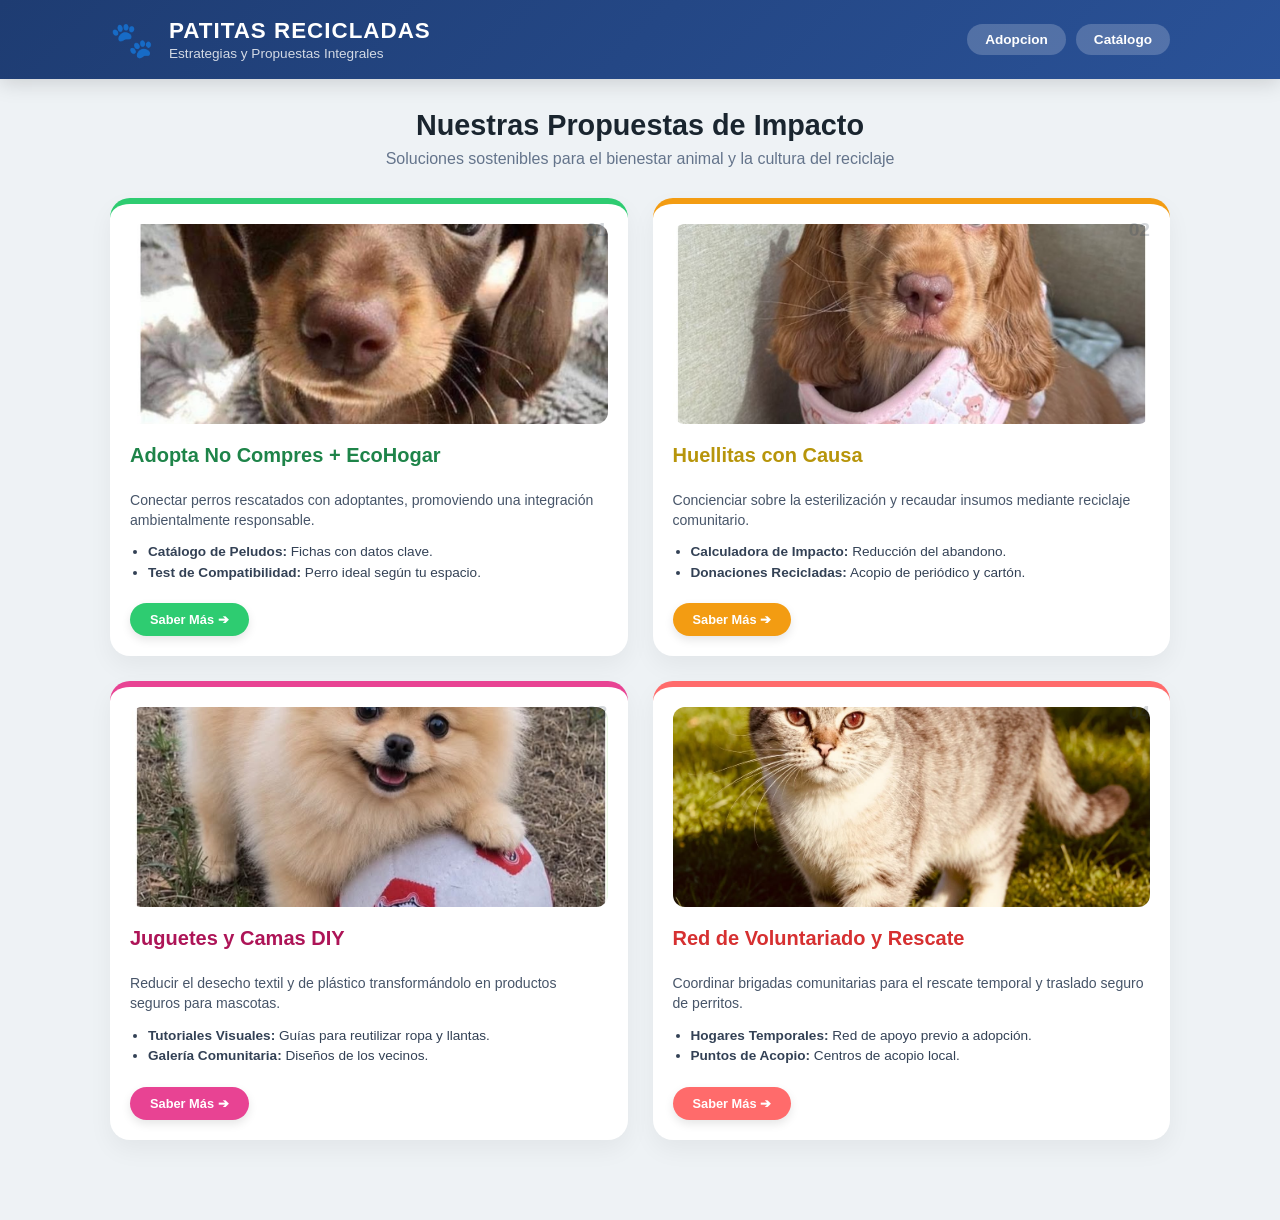
<file: Proyecto1P/paginas/index.html>
<!DOCTYPE html>
<html lang="es">
<head>
  <meta charset="UTF-8">
  <meta name="viewport" content="width=device-width, initial-scale=1.0">
  <title>menu principal PR</title>
  <link rel="stylesheet" href="../estilos/index.css">
</head>
<body>

  <header class="top-header">
    <div class="header-content">
      <div class="brand">
        <span class="paw-icon">🐾</span>
        <div>
          <h1>PATITAS RECICLADAS</h1>
          <p>Estrategias y Propuestas Integrales</p>
        </div>
      </div>
      <nav class="nav-links">
        <a href="proyecto.html" class="nav-btn">Adopcion</a>
        <a href="catalogo.html" class="nav-btn">Catálogo</a>
      </nav>
    </div>
  </header>

  <main class="main-container">
    <div class="hero-text">
      <h2>Nuestras Propuestas de Impacto</h2>
      <p>Soluciones sostenibles para el bienestar animal y la cultura del reciclaje</p>
    </div>

    <div class="proposals-grid">
      
      <article class="proposal-card card-green">
        <div class="card-badge">01</div>
        <div class="card-image">
          <img src="../fotos/p5.png" alt="Adopción de Mascotas">
        </div>
        <h3>Adopta No Compres + EcoHogar</h3>
        <p class="focus">Conectar perros rescatados con adoptantes, promoviendo una integración ambientalmente responsable.</p>
        <ul class="features">
          <li><strong>Catálogo de Peludos:</strong> Fichas con datos clave.</li>
          <li><strong>Test de Compatibilidad:</strong> Perro ideal según tu espacio.</li>
        </ul>
        <a href="#" class="action-btn">Saber Más ➔</a>
      </article>

      <article class="proposal-card card-yellow">
        <div class="card-badge">02</div>
        <div class="card-image">
          <img src="../fotos/p6.png" alt="Huellitas con Causa">
        </div>
        <h3>Huellitas con Causa</h3>
        <p class="focus">Concienciar sobre la esterilización y recaudar insumos mediante reciclaje comunitario.</p>
        <ul class="features">
          <li><strong>Calculadora de Impacto:</strong> Reducción del abandono.</li>
          <li><strong>Donaciones Recicladas:</strong> Acopio de periódico y cartón.</li>
        </ul>
        <a href="#" class="action-btn">Saber Más ➔</a>
      </article>

      <article class="proposal-card card-pink">
        <div class="card-badge">03</div>
        <div class="card-image">
          <img src="../fotos/p7.png" alt="Juguetes y Camas Recicladas">
        </div>
        <h3>Juguetes y Camas DIY</h3>
        <p class="focus">Reducir el desecho textil y de plástico transformándolo en productos seguros para mascotas.</p>
        <ul class="features">
          <li><strong>Tutoriales Visuales:</strong> Guías para reutilizar ropa y llantas.</li>
          <li><strong>Galería Comunitaria:</strong> Diseños de los vecinos.</li>
        </ul>
        <a href="#" class="action-btn">Saber Más ➔</a>
      </article>

      <article class="proposal-card card-red">
        <div class="card-badge">04</div>
        <div class="card-image">
          <img src="../fotos/p8.png" alt="Voluntariado y Rescate">
        </div>
        <h3>Red de Voluntariado y Rescate</h3>
        <p class="focus">Coordinar brigadas comunitarias para el rescate temporal y traslado seguro de perritos.</p>
        <ul class="features">
          <li><strong>Hogares Temporales:</strong> Red de apoyo previo a adopción.</li>
          <li><strong>Puntos de Acopio:</strong> Centros de acopio local.</li>
        </ul>
        <a href="#" class="action-btn">Saber Más ➔</a>
      </article>

    </div>
  </main>

</body>
</html>
</file>
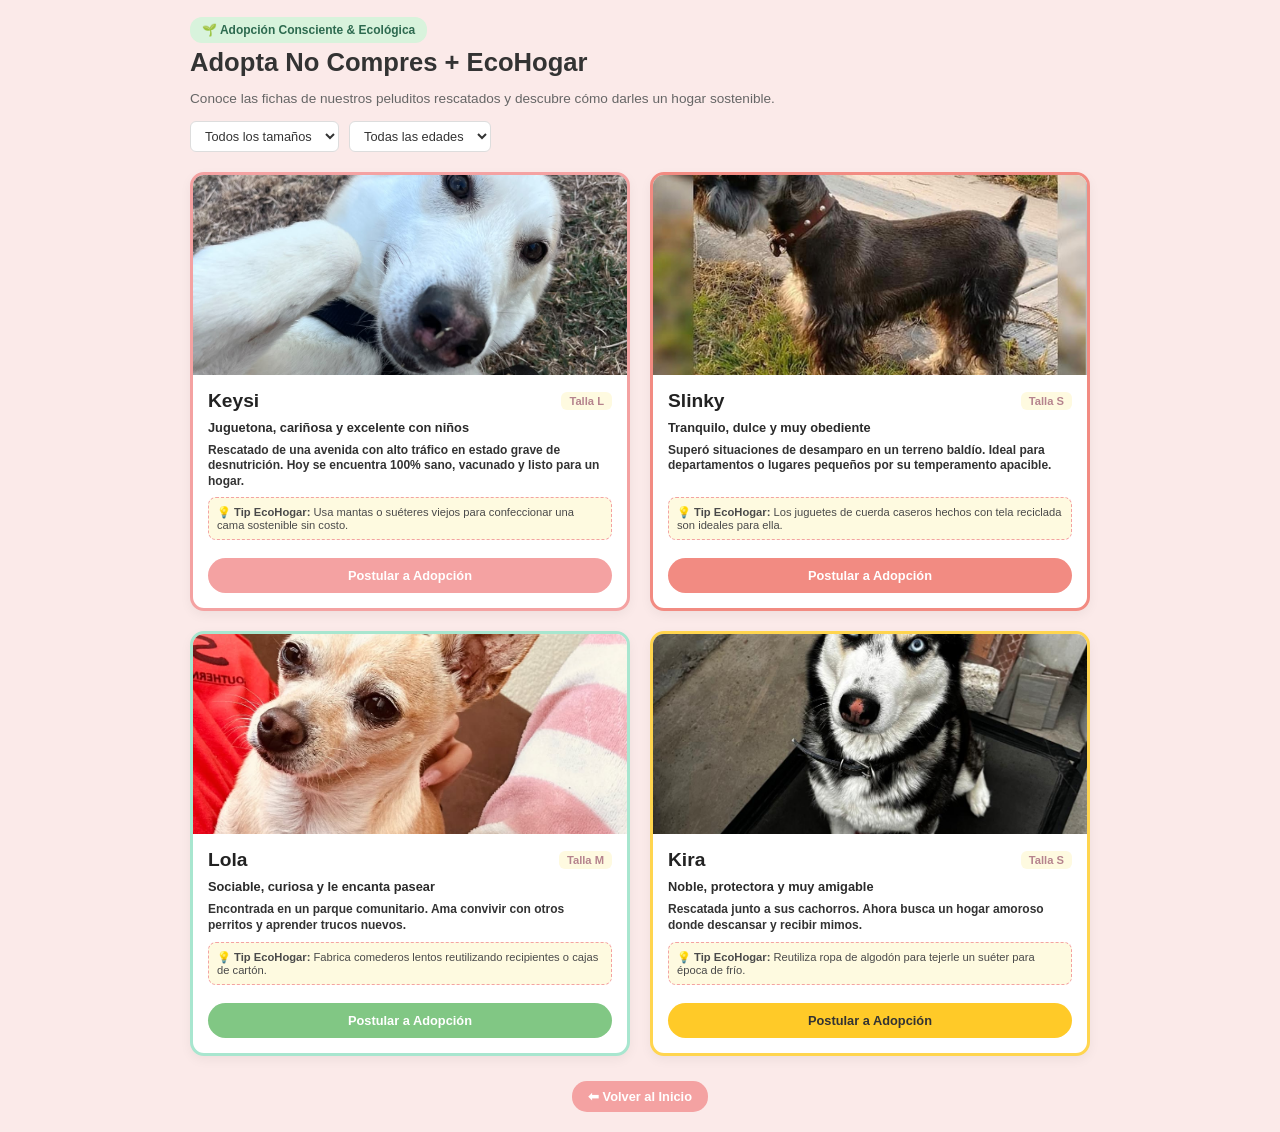
<file: Proyecto1P/paginas/catalogo.html>
<!DOCTYPE html>
<html lang="es">
<head>
  <meta charset="UTF-8">
  <meta name="viewport" content="width=device-width, initial-scale=1.0">
  <title>Catálogo - Patitas Recicladas</title>
  <link rel="stylesheet" href="../estilos/catalogo.css">
</head>
<body class="bg-catalogo">

  <div class="main-wrapper">
    
    <div class="top-tag">
      <span>🌱 Adopción Consciente & Ecológica</span>
    </div>

  
    <header class="catalogo-header">
      <h2>Adopta No Compres + EcoHogar</h2>
      <p>Conoce las fichas de nuestros peluditos rescatados y descubre cómo darles un hogar sostenible.</p>
    </header>


    <div class="filter-bar">
      <select class="select-box">
        <option>Todos los tamaños</option>
        <option>Pequeño</option>
        <option>Mediano</option>
        <option>Grande</option>
      </select>
      <select class="select-box">
        <option>Todas las edades</option>
        <option>Cachorro</option>
        <option>Joven</option>
        <option>Adulto</option>
      </select>
    </div>

  
    <div class="pets-grid">
      
      
      <div class="pet-card card-rosa">
        <div class="card-img-container">
          <img src="../fotos/p1.png" alt="Slinky">
        </div>
        <div class="card-content">
          <div class="title-row">
            <h3>Keysi</h3>
            <span class="badge-size">Talla L</span>
          </div>
          <p class="subtitle-green">Juguetona, cariñosa y excelente con niños</p>
          <p class="description">Rescatado de una avenida con alto tráfico en estado grave de desnutrición. Hoy se encuentra 100% sano, vacunado y listo para un hogar.</p>
          <div class="eco-box">
            <span>💡 <strong>Tip EcoHogar:</strong> Usa mantas o suéteres viejos para confeccionar una cama sostenible sin costo.</span>
          </div>
          <button class="btn-green-adopt">Postular a Adopción</button>
        </div>
      </div>

      <div class="pet-card card-rojo">
        <div class="card-img-container">
          <img src="../fotos/p2.png" alt="Keysi">
        </div>
        <div class="card-content">
          <div class="title-row">
            <h3>Slinky</h3>
            <span class="badge-size">Talla S</span>
          </div>
          <p class="subtitle-green">Tranquilo, dulce y muy obediente</p>
          <p class="description">Superó situaciones de desamparo en un terreno baldío. Ideal para departamentos o lugares pequeños por su temperamento apacible.</p>
          <div class="eco-box">
            <span>💡 <strong>Tip EcoHogar:</strong> Los juguetes de cuerda caseros hechos con tela reciclada son ideales para ella.</span>
          </div>
          <button class="btn-green-adopt">Postular a Adopción</button>
        </div>
      </div>

      <div class="pet-card card-verde">
        <div class="card-img-container">
          <img src="../fotos/p3.png" alt="Lola">
        </div>
        <div class="card-content">
          <div class="title-row">
            <h3>Lola</h3>
            <span class="badge-size">Talla M</span>
          </div>
          <p class="subtitle-green">Sociable, curiosa y le encanta pasear</p>
          <p class="description">Encontrada en un parque comunitario. Ama convivir con otros perritos y aprender trucos nuevos.</p>
          <div class="eco-box">
            <span>💡 <strong>Tip EcoHogar:</strong> Fabrica comederos lentos reutilizando recipientes o cajas de cartón.</span>
          </div>
          <button class="btn-green-adopt">Postular a Adopción</button>
        </div>
      </div>

      <div class="pet-card card-amarillo">
        <div class="card-img-container">
          <img src="../fotos/p4.png" alt="Kira">
        </div>
        <div class="card-content">
          <div class="title-row">
            <h3>Kira</h3>
            <span class="badge-size">Talla S</span>
          </div>
          <p class="subtitle-green">Noble, protectora y muy amigable</p>
          <p class="description">Rescatada junto a sus cachorros. Ahora busca un hogar amoroso donde descansar y recibir mimos.</p>
          <div class="eco-box">
            <span>💡 <strong>Tip EcoHogar:</strong> Reutiliza ropa de algodón para tejerle un suéter para época de frío.</span>
          </div>
          <button class="btn-green-adopt">Postular a Adopción</button>
        </div>
      </div>

    </div>

    <div class="back-link-container">
      <a href="index.html" class="btn-back">⬅ Volver al Inicio</a>
    </div>
  </div>

</body>
</html>
</file>
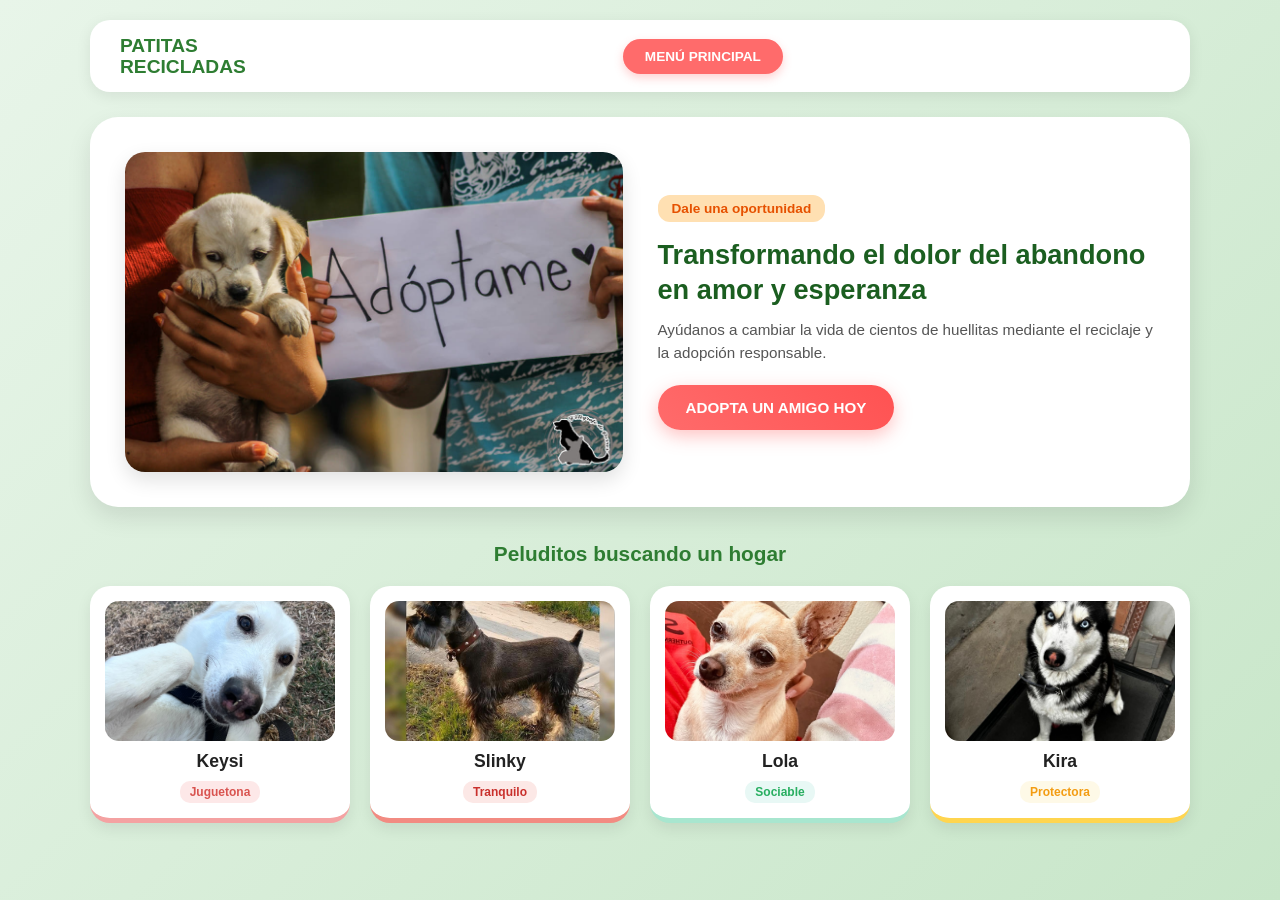
<file: Proyecto1P/paginas/proyecto.html>
<!DOCTYPE html>
<html lang="es">
<head>
  <meta charset="UTF-8">
  <meta name="viewport" content="width=device-width, initial-scale=1.0">
  <title>ADOPCION</title>
  <link rel="stylesheet" href="../estilos/proyecto.css">
</head>
<body>

  <header class="navbar">
    <div class="logo">
      <h1>PATITAS<br>RECICLADAS</h1>
    </div>
    <nav class="nav-group">
      <a href="index.html" class="btn-nav">MENÚ PRINCIPAL</a>
    </nav>
    <div class="paw-icon"></div>
  </header>

  <main class="hero-container">
    <div class="hero-card">
      
      
      <div class="image-box">
        <img src="../fotos/imagen.png.jpg" alt="Adóptame">
      </div>

      
      <div class="hero-content">
        <span class="badge"> Dale una oportunidad</span>
        <h2>Transformando el dolor del abandono en amor y esperanza</h2>
        <p class="description">Ayúdanos a cambiar la vida de cientos de huellitas mediante el reciclaje y la adopción responsable.</p>
        <a href="#" class="btn-action">ADOPTA UN AMIGO HOY </a>
      </div>

    </div>
  </main>

  <section class="featured-section">
    <h3 class="section-title"> Peluditos buscando un hogar</h3>
    
    <div class="dogs-grid">
      
      <div class="mini-dog-card card-rosa">
        <div class="img-wrapper">
          <img src="../fotos/p1.png" alt="Slinky">
        </div>
        <h4>Keysi</h4>
        <span class="dog-tag">Juguetona</span>
      </div>

      <div class="mini-dog-card card-rojo">
        <div class="img-wrapper">
          <img src="../fotos/p2.png" alt="Keysi">
        </div>
        <h4>Slinky</h4>
        <span class="dog-tag">Tranquilo</span>
      </div>

      <div class="mini-dog-card card-verde">
        <div class="img-wrapper">
          <img src="../fotos/p3.png" alt="Lola">
        </div>
        <h4>Lola</h4>
        <span class="dog-tag">Sociable</span>
      </div>

      <div class="mini-dog-card card-amarillo">
        <div class="img-wrapper">
          <img src="../fotos/p4.png" alt="Kira">
        </div>
        <h4>Kira</h4>
        <span class="dog-tag">Protectora</span>
      </div>

    </div>
  </section>

</body>
</html>
</file>
<file: Proyecto1P/estilos/index.css>
* {
  box-sizing: border-box;
}

body {
  margin: 0;
  padding: 0;
  background-color: #eef2f5;
  font-family: 'Segoe UI', Tahoma, Geneva, Verdana, sans-serif;
  color: #2c3e50;
  padding-bottom: 50px;
}

.top-header {
  background: linear-gradient(135deg, #1e3c72, #2a5298);
  color: white;
  padding: 18px 0;
  box-shadow: 0 4px 20px rgba(0,0,0,0.15);
}

.header-content {
  max-width: 1100px;
  margin: 0 auto;
  padding: 0 20px;
  display: flex;
  justify-content: space-between;
  align-items: center;
}

.brand {
  display: flex;
  align-items: center;
  gap: 15px;
}

.paw-icon { font-size: 2.2rem; }

.brand h1 {
  margin: 0;
  font-size: 1.4rem;
  letter-spacing: 1px;
}

.brand p {
  margin: 2px 0 0 0;
  font-size: 0.85rem;
  opacity: 0.8;
}

.nav-links {
  display: flex;
  gap: 10px;
}

.nav-btn {
  color: white;
  text-decoration: none;
  background: rgba(255, 255, 255, 0.2);
  padding: 8px 18px;
  border-radius: 20px;
  font-size: 0.85rem;
  font-weight: 700;
  transition: background 0.2s;
}

.nav-btn:hover {
  background: rgba(255, 255, 255, 0.35);
}

/* Contenedor Principal */
.main-container {
  max-width: 1100px;
  margin: 30px auto;
  padding: 0 20px;
}

.hero-text {
  text-align: center;
  margin-bottom: 30px;
}

.hero-text h2 {
  font-size: 1.8rem;
  margin: 0 0 8px 0;
  color: #1a252f;
}

.hero-text p {
  margin: 0;
  color: #64748b;
  font-size: 1rem;
}

.proposals-grid {
  display: grid;
  grid-template-columns: repeat(2, 1fr);
  gap: 25px;
}

/* Estilo de Tarjeta */
.proposal-card {
  background: white;
  border-radius: 20px;
  padding: 20px;
  position: relative;
  box-shadow: 0 10px 25px rgba(0,0,0,0.05);
  display: flex;
  flex-direction: column;
  justify-content: space-between;
  transition: transform 0.2s ease, box-shadow 0.2s ease;
}

.proposal-card:hover {
  transform: translateY(-5px);
  box-shadow: 0 15px 30px rgba(0,0,0,0.1);
}

.card-badge {
  position: absolute;
  top: 15px;
  right: 20px;
  font-size: 1.2rem;
  font-weight: 900;
  opacity: 0.2;
}

.card-image {
  width: 100%;             
  height: 200px;           
  border-radius: 12px;
  overflow: hidden;
  margin-bottom: 20px;     
}

.card-image img {
  width: 100%;             
  height: 100%;
  object-fit: cover;       
  transition: transform 0.3s ease;
}

.proposal-card:hover .card-image img {
  transform: scale(1.04);
}

.proposal-card h3 {
  margin: 0 0 10px 0;
  font-size: 1.25rem;
}

.focus {
  font-size: 0.88rem;
  color: #475569;
  line-height: 1.4;
  margin-bottom: 12px;
}

.features {
  margin: 0 0 20px 0;
  padding-left: 18px;
  font-size: 0.85rem;
  color: #334155;
  line-height: 1.5;
}

.action-btn {
  display: inline-block;
  align-self: flex-start;
  padding: 9px 20px;
  border-radius: 20px;
  color: white;
  text-decoration: none;
  font-weight: 800;
  font-size: 0.8rem;
  box-shadow: 0 4px 10px rgba(0,0,0,0.1);
}

.card-green { border-top: 6px solid #2ecc71; }
.card-green h3 { color: #1e8449; }
.card-green .action-btn { background: #2ecc71; }

.card-yellow { border-top: 6px solid #f39c12; }
.card-yellow h3 { color: #b7950b; }
.card-yellow .action-btn { background: #f39c12; }

.card-pink { border-top: 6px solid #e84393; }
.card-pink h3 { color: #ad1457; }
.card-pink .action-btn { background: #e84393; }

.card-red { border-top: 6px solid #ff6b6b; }
.card-red h3 { color: #d63031; }
.card-red .action-btn { background: #ff6b6b; }

@media (max-width: 768px) {
  .proposals-grid {
    grid-template-columns: 1fr;
  }
}
</file>
<file: Proyecto1P/estilos/catalogo.css>
body.bg-catalogo {
  margin: 0;
  padding: 20px;
  background-color: #fbeae9 !important;
  font-family: 'Arial', sans-serif;
}

.main-wrapper {
  max-width: 900px;
  margin: 0 auto;
}

.top-tag span {
  background-color: #d8f3dc;
  color: #2d6a4f;
  font-size: 0.75rem;
  padding: 6px 12px;
  border-radius: 12px;
  font-weight: bold;
}

.catalogo-header h2 {
  color: #333;
  font-size: 1.6rem;
  margin: 10px 0 5px 0;
  font-weight: bold;
}

.catalogo-header p {
  color: #666;
  font-size: 0.85rem;
  margin-bottom: 15px;
}

.filter-bar {
  display: flex;
  gap: 10px;
  margin-bottom: 20px;
}

.select-box {
  background-color: #ffffff;
  border: 1px solid #ddd;
  border-radius: 6px;
  padding: 6px 10px;
  font-size: 0.8rem;
  color: #333;
}


.pets-grid {
  display: flex;
  flex-wrap: wrap;
  gap: 20px;
  justify-content: center;
}

.pet-card {
  background-color: #ffffff;
  border-radius: 14px;
  overflow: hidden;
  width: calc(50% - 10px); 
  box-shadow: 0 4px 12px rgba(0, 0, 0, 0.05);
  display: flex;
  flex-direction: column;
  box-sizing: border-box;
}

.card-img-container {
  height: 200px;
  overflow: hidden;
}

.card-img-container img {
  width: 100%;
  height: 100%;
  object-fit: cover;
}

.card-content {
  padding: 15px;
  display: flex;
  flex-direction: column;
  gap: 8px;
  flex-grow: 1;
}

.title-row {
  display: flex;
  justify-content: space-between;
  align-items: center;
}

.title-row h3 {
  font-size: 1.2rem;
  color: #222;
  margin: 0;
  font-weight: bold;
}

.badge-size {
  background-color: #fefae0;
  color: #b5838d;
  font-size: 0.7rem;
  padding: 3px 8px;
  border-radius: 6px;
  font-weight: bold;
}

.subtitle-green {
  font-weight: bold !important;
  color: #2b2b2b !important;
  font-size: 0.8rem;
  margin: 0;
}

.description {
  font-weight: 600 !important;
  color: #333333 !important;
  font-size: 0.75rem;
  line-height: 1.3;
  margin: 0;
}

.eco-box {
  background-color: #fefae0;
  border: 1px dashed #f4a2a2;
  border-radius: 8px;
  padding: 8px;
  font-size: 0.7rem;
  color: #4a4a4a;
  margin-top: auto;
}

.btn-green-adopt {
  border: none;
  padding: 10px;
  border-radius: 20px;
  font-weight: 800 !important;
  font-size: 0.8rem;
  cursor: pointer;
  margin-top: 10px;
  text-align: center;
  width: 100%;
}

.back-link-container {
  text-align: center;
  margin-top: 25px;
}

.btn-back {
  background-color: #f4a2a2;
  color: white;
  text-decoration: none;
  padding: 8px 16px;
  border-radius: 15px;
  font-size: 0.8rem;
  font-weight: bold;
  display: inline-block;
}


.card-rosa {
  border: 3px solid #f4a2a2 !important;
}
.card-rosa .btn-green-adopt {
  background-color: #f4a2a2 !important;
  color: #ffffff;
}


.card-rojo {
  border: 3px solid #f28b82 !important;
}
.card-rojo .btn-green-adopt {
  background-color: #f28b82 !important;
  color: #ffffff;
}


.card-verde {
  border: 3px solid #a8e6cf !important;
}
.card-verde .btn-green-adopt {
  background-color: #81c784 !important;
  color: #ffffff;
}

.card-amarillo {
  border: 3px solid #ffd54f !important;
}
.card-amarillo .btn-green-adopt {
  background-color: #ffca28 !important;
  color: #333333;
}
</file>
<file: Proyecto1P/estilos/proyecto.css>
/* --- DISEÑO COMPLETO CON BANNER Y GALERÍA DE PERRITOS --- */
* {
  box-sizing: border-box;
}

body {
  margin: 0;
  padding: 20px;
  background: linear-gradient(135deg, #e8f5e9 0%, #c8e6c9 100%);
  font-family: 'Segoe UI', Tahoma, Geneva, Verdana, sans-serif;
  color: #2c3e50;
  min-height: 100vh;
}

/* Navbar Flotante */
.navbar {
  max-width: 1100px;
  margin: 0 auto 25px auto;
  display: flex;
  justify-content: space-between;
  align-items: center;
  padding: 15px 30px;
  background: #ffffff;
  border-radius: 20px;
  box-shadow: 0 4px 15px rgba(0,0,0,0.08);
}

.logo h1 {
  font-size: 1.2rem;
  margin: 0;
  color: #2e7d32;
  font-weight: 900;
  line-height: 1.1;
}

.nav-group {
  display: flex;
  gap: 15px;
}

.btn-nav {
  background-color: #ff6b6b;
  color: #ffffff;
  padding: 10px 22px;
  border-radius: 20px;
  text-decoration: none;
  font-size: 0.85rem;
  font-weight: 800;
  box-shadow: 0 4px 10px rgba(255, 107, 107, 0.3);
  cursor: default;
}

.paw-icon {
  font-size: 1.8rem;
}

/* Contenedor Principal (2 Columnas) */
.hero-container {
  max-width: 1100px;
  margin: 0 auto 35px auto;
}

.hero-card {
  background: #ffffff;
  border-radius: 28px;
  padding: 35px;
  display: flex;
  align-items: center;
  gap: 35px;
  box-shadow: 0 10px 25px rgba(0, 0, 0, 0.1);
}

.image-box {
  flex: 1;
  border-radius: 20px;
  overflow: hidden;
  box-shadow: 0 8px 20px rgba(0,0,0,0.12);
  max-height: 320px;
}

.image-box img {
  width: 100%;
  height: 100%;
  object-fit: cover;
  display: block;
}

.hero-content {
  flex: 1;
  display: flex;
  flex-direction: column;
  align-items: flex-start;
}

.badge {
  background: #ffe0b2;
  color: #e65100;
  padding: 6px 14px;
  border-radius: 12px;
  font-weight: 800;
  font-size: 0.85rem;
  margin-bottom: 15px;
}

.hero-content h2 {
  font-size: 1.7rem;
  color: #1b5e20;
  margin: 0 0 12px 0;
  line-height: 1.3;
}

.description {
  font-size: 0.95rem;
  color: #555;
  margin: 0 0 20px 0;
  line-height: 1.5;
}

.btn-action {
  background: linear-gradient(45deg, #ff6b6b, #ff5252);
  color: #ffffff;
  padding: 14px 28px;
  border-radius: 30px;
  text-decoration: none;
  font-weight: 900;
  font-size: 0.95rem;
  box-shadow: 0 6px 18px rgba(255, 82, 82, 0.35);
  cursor: default;
}

/* --- SECCIÓN DE PERRITOS DESTACADOS --- */
.featured-section {
  max-width: 1100px;
  margin: 0 auto;
}

.section-title {
  text-align: center;
  font-size: 1.3rem;
  color: #2e7d32;
  margin-bottom: 20px;
  font-weight: 800;
}

.dogs-grid {
  display: flex;
  gap: 20px;
  justify-content: space-between;
}

.mini-dog-card {
  background: #ffffff;
  border-radius: 20px;
  padding: 15px;
  flex: 1;
  text-align: center;
  box-shadow: 0 6px 15px rgba(0,0,0,0.08);
  transition: transform 0.2s ease;
}

.mini-dog-card:hover {
  transform: translateY(-5px);
}

.img-wrapper {
  width: 100%;
  height: 140px;
  border-radius: 14px;
  overflow: hidden;
  margin-bottom: 10px;
}

.img-wrapper img {
  width: 100%;
  height: 100%;
  object-fit: cover;
}

.mini-dog-card h4 {
  margin: 5px 0;
  font-size: 1.1rem;
  color: #222;
}

.dog-tag {
  display: inline-block;
  font-size: 0.75rem;
  font-weight: bold;
  padding: 4px 10px;
  border-radius: 10px;
  margin-top: 4px;
}

/* Bordes y detalles de color pastel para cada perrito */
.card-rosa { border-bottom: 5px solid #f4a2a2; }
.card-rosa .dog-tag { background: #fde8e8; color: #d9534f; }

.card-rojo { border-bottom: 5px solid #f28b82; }
.card-rojo .dog-tag { background: #fce8e6; color: #c9302c; }

.card-verde { border-bottom: 5px solid #a8e6cf; }
.card-verde .dog-tag { background: #e8f8f5; color: #27ae60; }

.card-amarillo { border-bottom: 5px solid #ffd54f; }
.card-amarillo .dog-tag { background: #fef9e7; color: #f39c12; }
</file>
